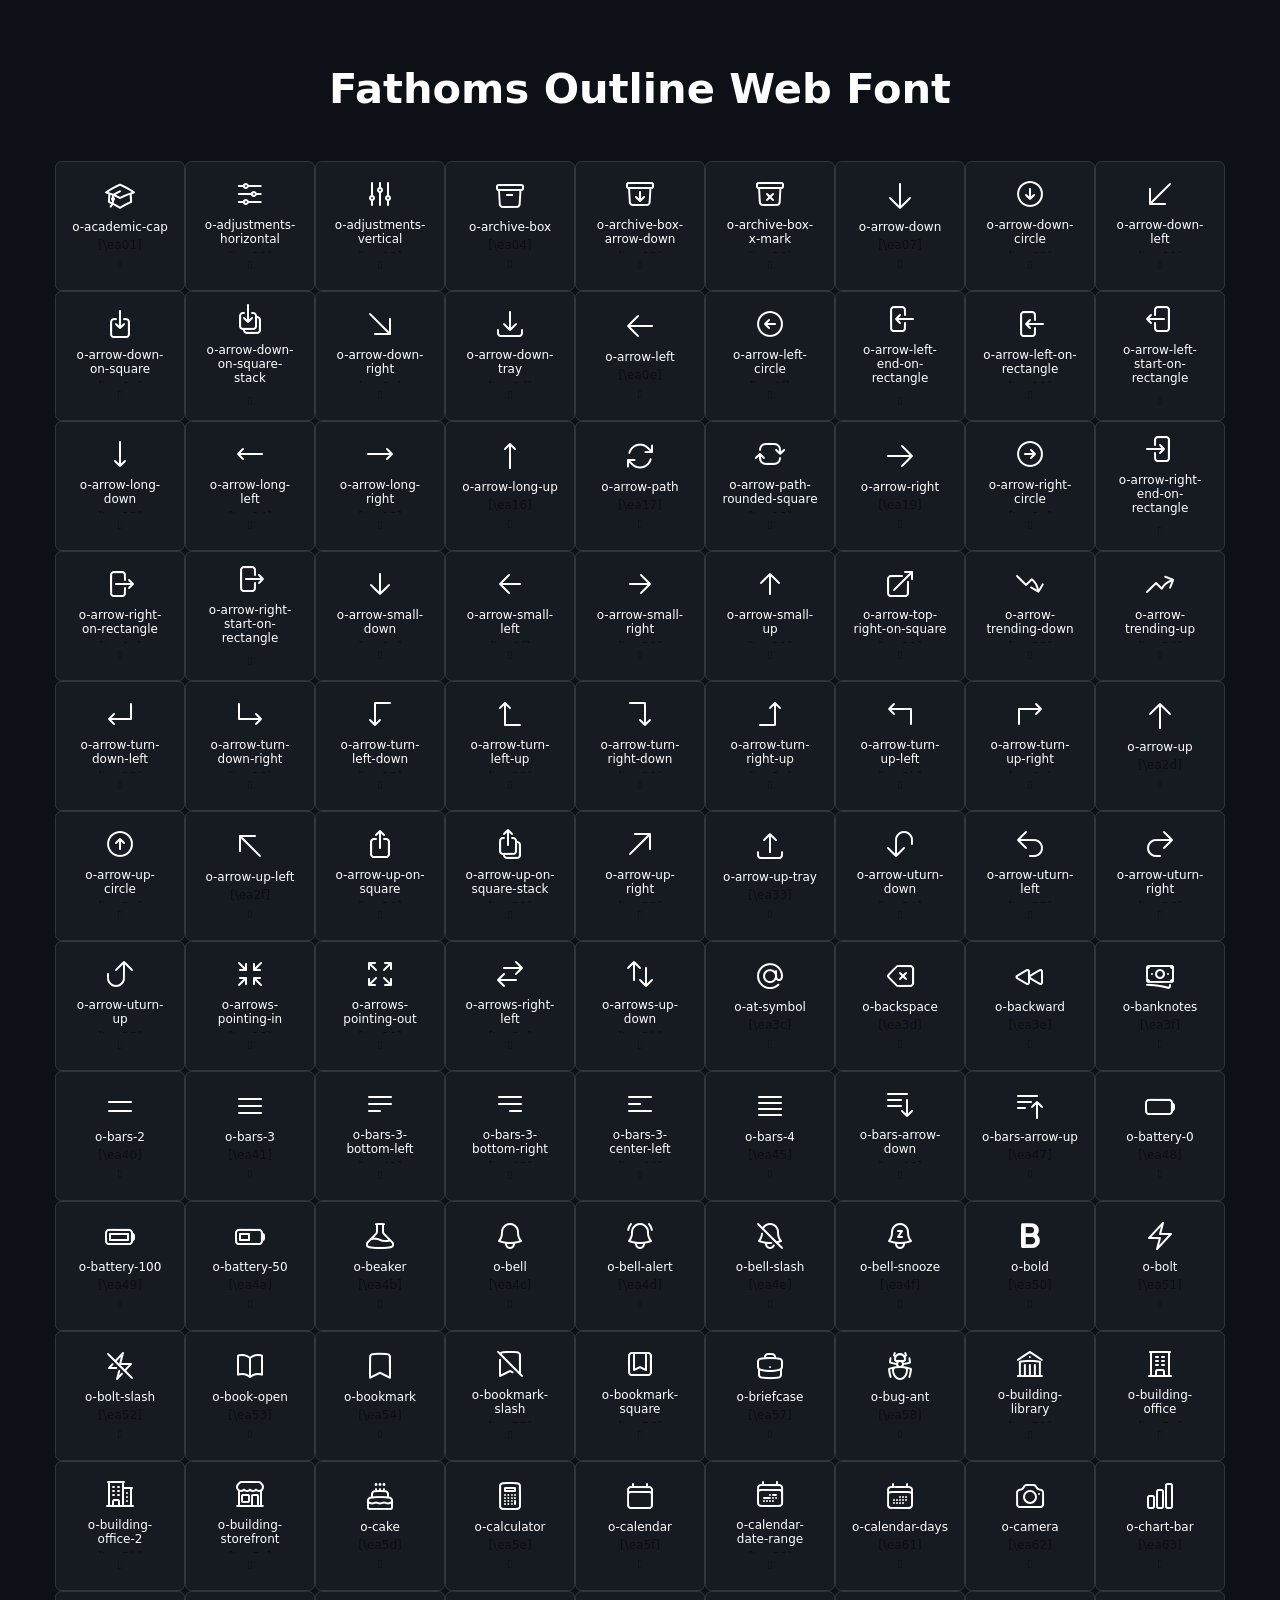
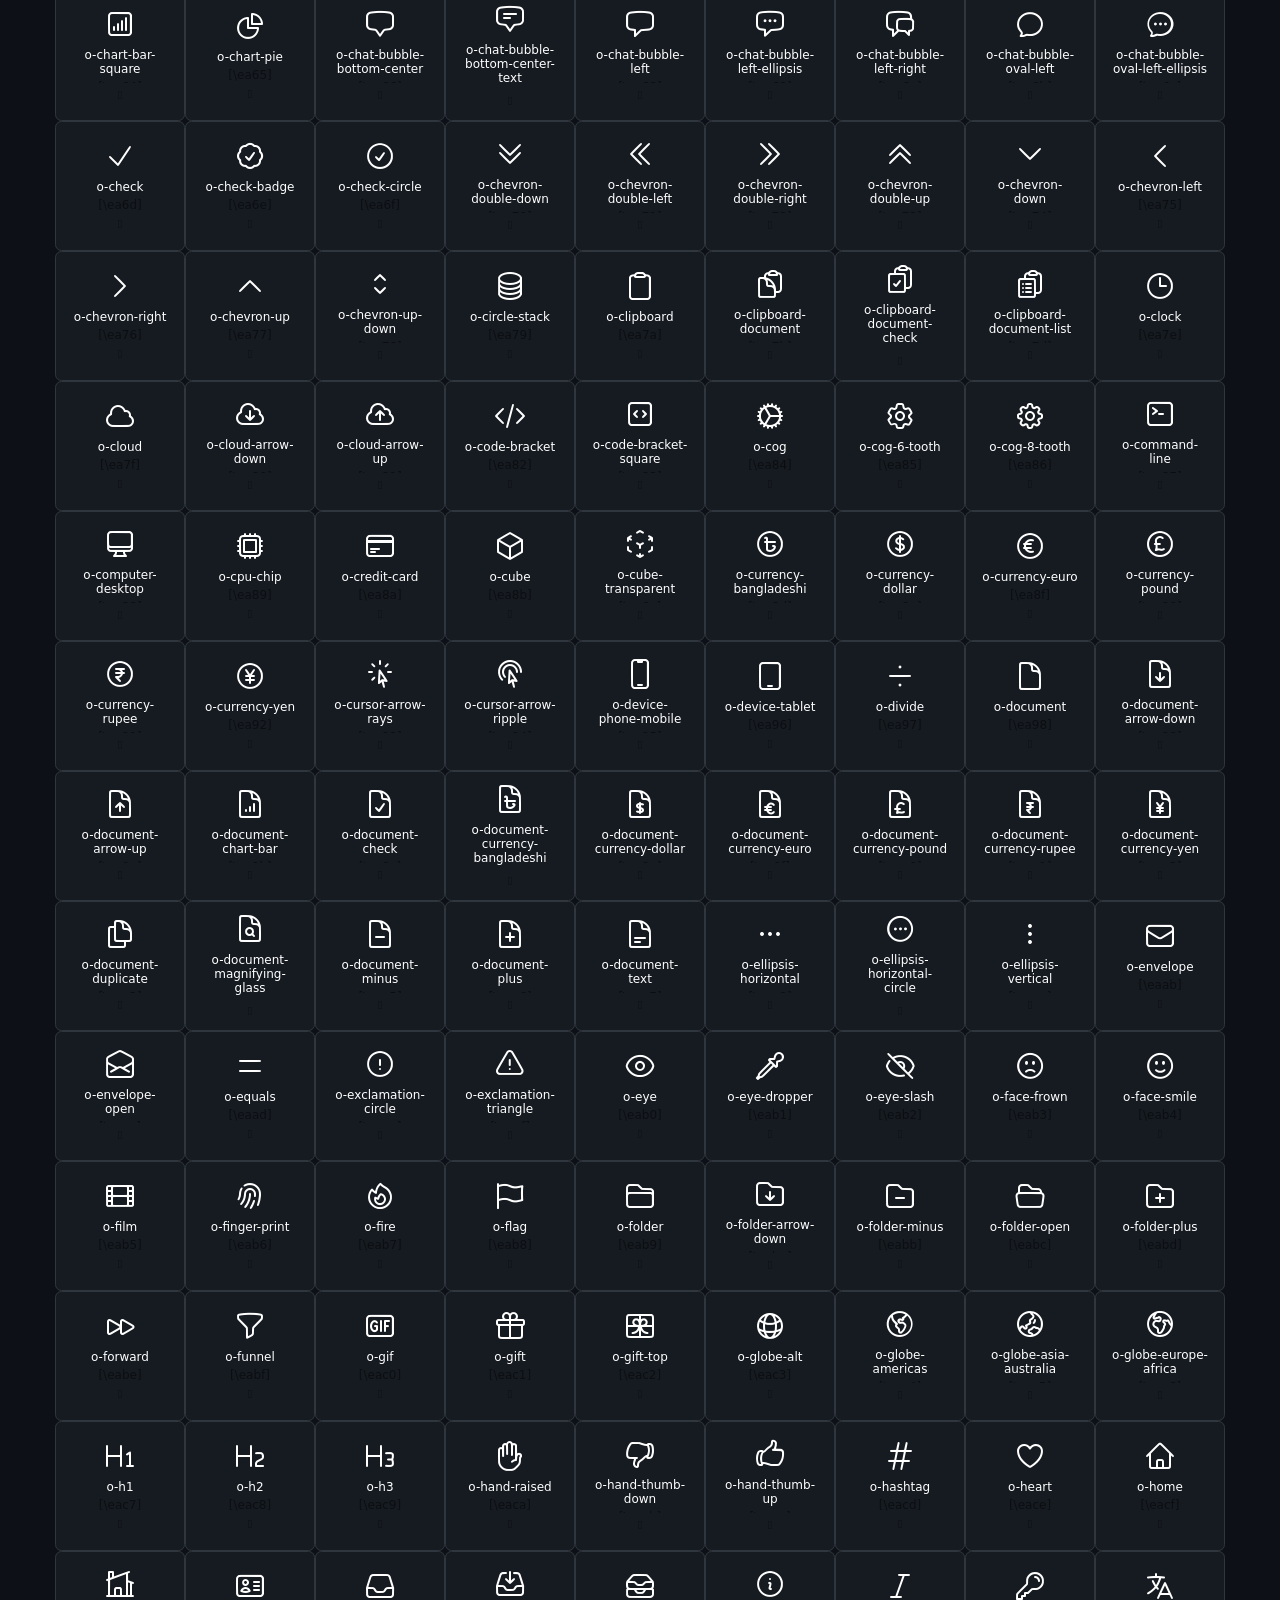
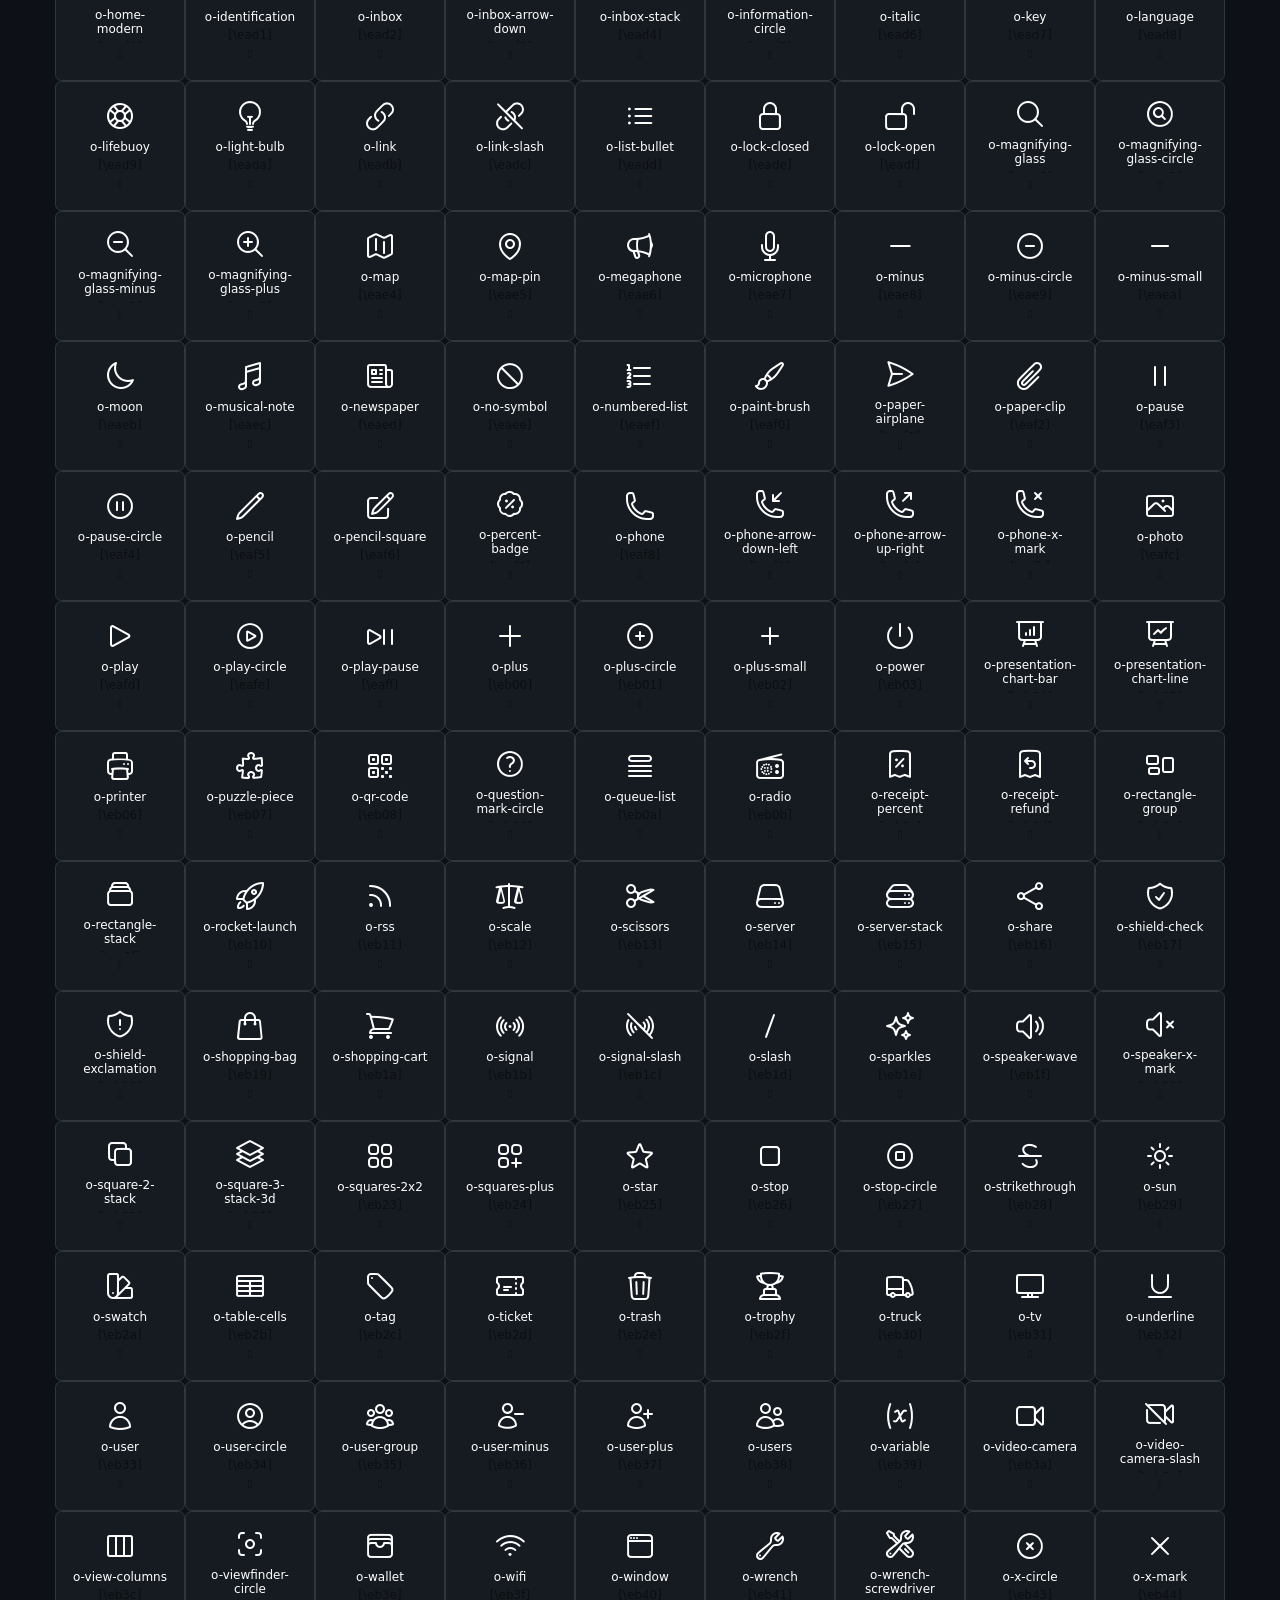
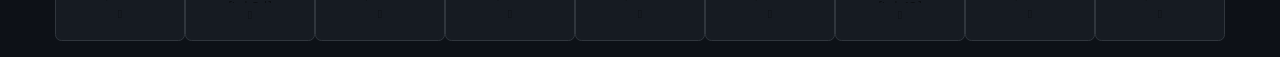
<file: demo.html>
<!doctype html>
<html lang="en">
<head>
	<meta charset="UTF-8">
	<meta name="viewport" content="width=device-width, initial-scale=1">
	<link rel="stylesheet" href="demo/css/style.css">
	<link rel="icon" type="image/svg+xml" href="demo/favicon.svg">
	<title>Fathoms Outline Web Font</title>
    <style>
        body {
            background: #0d1117;
            color: white;
        }

        a,
        p {
            color: white !important;
        }

        i {
            color: white;
        }

        .auto-grid {
            display: grid;
            grid-template-columns: repeat(auto-fill, minmax(120px, 1fr));
            gap: 1rem;
        }

        section {
            width: 100%;
            max-width: 80rem;
            margin: auto;
        }

        li {
            display: flex;
            flex-direction: column;
            aspect-ratio: 1/1;
            background: #161b22;
            border: 1px solid #30363d;
            justify-content: center;
            align-items: center;
        }

        li p {
            text-align: center;
            width: 100% !important;
            white-space: wrap !important;
            overflow: visible !important;
            cursor: unset !important;
        }
    </style>
</head>
<body>
	<header>
		<h1>Fathoms Outline Web Font</h1>
	</header>

	<div id="icons-wrapper">
		<section>
			<ul>
                
                    <li>
                        <i class="icon o-academic-cap"></i>
                        <p class="js-classname">o-academic-cap</p>
												
                    </li>
                
                    <li>
                        <i class="icon o-adjustments-horizontal"></i>
                        <p class="js-classname">o-adjustments-horizontal</p>
												
                    </li>
                
                    <li>
                        <i class="icon o-adjustments-vertical"></i>
                        <p class="js-classname">o-adjustments-vertical</p>
												
                    </li>
                
                    <li>
                        <i class="icon o-archive-box"></i>
                        <p class="js-classname">o-archive-box</p>
												
                    </li>
                
                    <li>
                        <i class="icon o-archive-box-arrow-down"></i>
                        <p class="js-classname">o-archive-box-arrow-down</p>
												
                    </li>
                
                    <li>
                        <i class="icon o-archive-box-x-mark"></i>
                        <p class="js-classname">o-archive-box-x-mark</p>
												
                    </li>
                
                    <li>
                        <i class="icon o-arrow-down"></i>
                        <p class="js-classname">o-arrow-down</p>
												
                    </li>
                
                    <li>
                        <i class="icon o-arrow-down-circle"></i>
                        <p class="js-classname">o-arrow-down-circle</p>
												
                    </li>
                
                    <li>
                        <i class="icon o-arrow-down-left"></i>
                        <p class="js-classname">o-arrow-down-left</p>
												
                    </li>
                
                    <li>
                        <i class="icon o-arrow-down-on-square"></i>
                        <p class="js-classname">o-arrow-down-on-square</p>
												
                    </li>
                
                    <li>
                        <i class="icon o-arrow-down-on-square-stack"></i>
                        <p class="js-classname">o-arrow-down-on-square-stack</p>
												
                    </li>
                
                    <li>
                        <i class="icon o-arrow-down-right"></i>
                        <p class="js-classname">o-arrow-down-right</p>
												
                    </li>
                
                    <li>
                        <i class="icon o-arrow-down-tray"></i>
                        <p class="js-classname">o-arrow-down-tray</p>
												
                    </li>
                
                    <li>
                        <i class="icon o-arrow-left"></i>
                        <p class="js-classname">o-arrow-left</p>
												
                    </li>
                
                    <li>
                        <i class="icon o-arrow-left-circle"></i>
                        <p class="js-classname">o-arrow-left-circle</p>
												
                    </li>
                
                    <li>
                        <i class="icon o-arrow-left-end-on-rectangle"></i>
                        <p class="js-classname">o-arrow-left-end-on-rectangle</p>
												
                    </li>
                
                    <li>
                        <i class="icon o-arrow-left-on-rectangle"></i>
                        <p class="js-classname">o-arrow-left-on-rectangle</p>
												
                    </li>
                
                    <li>
                        <i class="icon o-arrow-left-start-on-rectangle"></i>
                        <p class="js-classname">o-arrow-left-start-on-rectangle</p>
												
                    </li>
                
                    <li>
                        <i class="icon o-arrow-long-down"></i>
                        <p class="js-classname">o-arrow-long-down</p>
												
                    </li>
                
                    <li>
                        <i class="icon o-arrow-long-left"></i>
                        <p class="js-classname">o-arrow-long-left</p>
												
                    </li>
                
                    <li>
                        <i class="icon o-arrow-long-right"></i>
                        <p class="js-classname">o-arrow-long-right</p>
												
                    </li>
                
                    <li>
                        <i class="icon o-arrow-long-up"></i>
                        <p class="js-classname">o-arrow-long-up</p>
												
                    </li>
                
                    <li>
                        <i class="icon o-arrow-path"></i>
                        <p class="js-classname">o-arrow-path</p>
												
                    </li>
                
                    <li>
                        <i class="icon o-arrow-path-rounded-square"></i>
                        <p class="js-classname">o-arrow-path-rounded-square</p>
												
                    </li>
                
                    <li>
                        <i class="icon o-arrow-right"></i>
                        <p class="js-classname">o-arrow-right</p>
												
                    </li>
                
                    <li>
                        <i class="icon o-arrow-right-circle"></i>
                        <p class="js-classname">o-arrow-right-circle</p>
												
                    </li>
                
                    <li>
                        <i class="icon o-arrow-right-end-on-rectangle"></i>
                        <p class="js-classname">o-arrow-right-end-on-rectangle</p>
												
                    </li>
                
                    <li>
                        <i class="icon o-arrow-right-on-rectangle"></i>
                        <p class="js-classname">o-arrow-right-on-rectangle</p>
												
                    </li>
                
                    <li>
                        <i class="icon o-arrow-right-start-on-rectangle"></i>
                        <p class="js-classname">o-arrow-right-start-on-rectangle</p>
												
                    </li>
                
                    <li>
                        <i class="icon o-arrow-small-down"></i>
                        <p class="js-classname">o-arrow-small-down</p>
												
                    </li>
                
                    <li>
                        <i class="icon o-arrow-small-left"></i>
                        <p class="js-classname">o-arrow-small-left</p>
												
                    </li>
                
                    <li>
                        <i class="icon o-arrow-small-right"></i>
                        <p class="js-classname">o-arrow-small-right</p>
												
                    </li>
                
                    <li>
                        <i class="icon o-arrow-small-up"></i>
                        <p class="js-classname">o-arrow-small-up</p>
												
                    </li>
                
                    <li>
                        <i class="icon o-arrow-top-right-on-square"></i>
                        <p class="js-classname">o-arrow-top-right-on-square</p>
												
                    </li>
                
                    <li>
                        <i class="icon o-arrow-trending-down"></i>
                        <p class="js-classname">o-arrow-trending-down</p>
												
                    </li>
                
                    <li>
                        <i class="icon o-arrow-trending-up"></i>
                        <p class="js-classname">o-arrow-trending-up</p>
												
                    </li>
                
                    <li>
                        <i class="icon o-arrow-turn-down-left"></i>
                        <p class="js-classname">o-arrow-turn-down-left</p>
												
                    </li>
                
                    <li>
                        <i class="icon o-arrow-turn-down-right"></i>
                        <p class="js-classname">o-arrow-turn-down-right</p>
												
                    </li>
                
                    <li>
                        <i class="icon o-arrow-turn-left-down"></i>
                        <p class="js-classname">o-arrow-turn-left-down</p>
												
                    </li>
                
                    <li>
                        <i class="icon o-arrow-turn-left-up"></i>
                        <p class="js-classname">o-arrow-turn-left-up</p>
												
                    </li>
                
                    <li>
                        <i class="icon o-arrow-turn-right-down"></i>
                        <p class="js-classname">o-arrow-turn-right-down</p>
												
                    </li>
                
                    <li>
                        <i class="icon o-arrow-turn-right-up"></i>
                        <p class="js-classname">o-arrow-turn-right-up</p>
												
                    </li>
                
                    <li>
                        <i class="icon o-arrow-turn-up-left"></i>
                        <p class="js-classname">o-arrow-turn-up-left</p>
												
                    </li>
                
                    <li>
                        <i class="icon o-arrow-turn-up-right"></i>
                        <p class="js-classname">o-arrow-turn-up-right</p>
												
                    </li>
                
                    <li>
                        <i class="icon o-arrow-up"></i>
                        <p class="js-classname">o-arrow-up</p>
												
                    </li>
                
                    <li>
                        <i class="icon o-arrow-up-circle"></i>
                        <p class="js-classname">o-arrow-up-circle</p>
												
                    </li>
                
                    <li>
                        <i class="icon o-arrow-up-left"></i>
                        <p class="js-classname">o-arrow-up-left</p>
												
                    </li>
                
                    <li>
                        <i class="icon o-arrow-up-on-square"></i>
                        <p class="js-classname">o-arrow-up-on-square</p>
												
                    </li>
                
                    <li>
                        <i class="icon o-arrow-up-on-square-stack"></i>
                        <p class="js-classname">o-arrow-up-on-square-stack</p>
												
                    </li>
                
                    <li>
                        <i class="icon o-arrow-up-right"></i>
                        <p class="js-classname">o-arrow-up-right</p>
												
                    </li>
                
                    <li>
                        <i class="icon o-arrow-up-tray"></i>
                        <p class="js-classname">o-arrow-up-tray</p>
												
                    </li>
                
                    <li>
                        <i class="icon o-arrow-uturn-down"></i>
                        <p class="js-classname">o-arrow-uturn-down</p>
												
                    </li>
                
                    <li>
                        <i class="icon o-arrow-uturn-left"></i>
                        <p class="js-classname">o-arrow-uturn-left</p>
												
                    </li>
                
                    <li>
                        <i class="icon o-arrow-uturn-right"></i>
                        <p class="js-classname">o-arrow-uturn-right</p>
												
                    </li>
                
                    <li>
                        <i class="icon o-arrow-uturn-up"></i>
                        <p class="js-classname">o-arrow-uturn-up</p>
												
                    </li>
                
                    <li>
                        <i class="icon o-arrows-pointing-in"></i>
                        <p class="js-classname">o-arrows-pointing-in</p>
												
                    </li>
                
                    <li>
                        <i class="icon o-arrows-pointing-out"></i>
                        <p class="js-classname">o-arrows-pointing-out</p>
												
                    </li>
                
                    <li>
                        <i class="icon o-arrows-right-left"></i>
                        <p class="js-classname">o-arrows-right-left</p>
												
                    </li>
                
                    <li>
                        <i class="icon o-arrows-up-down"></i>
                        <p class="js-classname">o-arrows-up-down</p>
												
                    </li>
                
                    <li>
                        <i class="icon o-at-symbol"></i>
                        <p class="js-classname">o-at-symbol</p>
												
                    </li>
                
                    <li>
                        <i class="icon o-backspace"></i>
                        <p class="js-classname">o-backspace</p>
												
                    </li>
                
                    <li>
                        <i class="icon o-backward"></i>
                        <p class="js-classname">o-backward</p>
												
                    </li>
                
                    <li>
                        <i class="icon o-banknotes"></i>
                        <p class="js-classname">o-banknotes</p>
												
                    </li>
                
                    <li>
                        <i class="icon o-bars-2"></i>
                        <p class="js-classname">o-bars-2</p>
												
                    </li>
                
                    <li>
                        <i class="icon o-bars-3"></i>
                        <p class="js-classname">o-bars-3</p>
												
                    </li>
                
                    <li>
                        <i class="icon o-bars-3-bottom-left"></i>
                        <p class="js-classname">o-bars-3-bottom-left</p>
												
                    </li>
                
                    <li>
                        <i class="icon o-bars-3-bottom-right"></i>
                        <p class="js-classname">o-bars-3-bottom-right</p>
												
                    </li>
                
                    <li>
                        <i class="icon o-bars-3-center-left"></i>
                        <p class="js-classname">o-bars-3-center-left</p>
												
                    </li>
                
                    <li>
                        <i class="icon o-bars-4"></i>
                        <p class="js-classname">o-bars-4</p>
												
                    </li>
                
                    <li>
                        <i class="icon o-bars-arrow-down"></i>
                        <p class="js-classname">o-bars-arrow-down</p>
												
                    </li>
                
                    <li>
                        <i class="icon o-bars-arrow-up"></i>
                        <p class="js-classname">o-bars-arrow-up</p>
												
                    </li>
                
                    <li>
                        <i class="icon o-battery-0"></i>
                        <p class="js-classname">o-battery-0</p>
												
                    </li>
                
                    <li>
                        <i class="icon o-battery-100"></i>
                        <p class="js-classname">o-battery-100</p>
												
                    </li>
                
                    <li>
                        <i class="icon o-battery-50"></i>
                        <p class="js-classname">o-battery-50</p>
												
                    </li>
                
                    <li>
                        <i class="icon o-beaker"></i>
                        <p class="js-classname">o-beaker</p>
												
                    </li>
                
                    <li>
                        <i class="icon o-bell"></i>
                        <p class="js-classname">o-bell</p>
												
                    </li>
                
                    <li>
                        <i class="icon o-bell-alert"></i>
                        <p class="js-classname">o-bell-alert</p>
												
                    </li>
                
                    <li>
                        <i class="icon o-bell-slash"></i>
                        <p class="js-classname">o-bell-slash</p>
												
                    </li>
                
                    <li>
                        <i class="icon o-bell-snooze"></i>
                        <p class="js-classname">o-bell-snooze</p>
												
                    </li>
                
                    <li>
                        <i class="icon o-bold"></i>
                        <p class="js-classname">o-bold</p>
												
                    </li>
                
                    <li>
                        <i class="icon o-bolt"></i>
                        <p class="js-classname">o-bolt</p>
												
                    </li>
                
                    <li>
                        <i class="icon o-bolt-slash"></i>
                        <p class="js-classname">o-bolt-slash</p>
												
                    </li>
                
                    <li>
                        <i class="icon o-book-open"></i>
                        <p class="js-classname">o-book-open</p>
												
                    </li>
                
                    <li>
                        <i class="icon o-bookmark"></i>
                        <p class="js-classname">o-bookmark</p>
												
                    </li>
                
                    <li>
                        <i class="icon o-bookmark-slash"></i>
                        <p class="js-classname">o-bookmark-slash</p>
												
                    </li>
                
                    <li>
                        <i class="icon o-bookmark-square"></i>
                        <p class="js-classname">o-bookmark-square</p>
												
                    </li>
                
                    <li>
                        <i class="icon o-briefcase"></i>
                        <p class="js-classname">o-briefcase</p>
												
                    </li>
                
                    <li>
                        <i class="icon o-bug-ant"></i>
                        <p class="js-classname">o-bug-ant</p>
												
                    </li>
                
                    <li>
                        <i class="icon o-building-library"></i>
                        <p class="js-classname">o-building-library</p>
												
                    </li>
                
                    <li>
                        <i class="icon o-building-office"></i>
                        <p class="js-classname">o-building-office</p>
												
                    </li>
                
                    <li>
                        <i class="icon o-building-office-2"></i>
                        <p class="js-classname">o-building-office-2</p>
												
                    </li>
                
                    <li>
                        <i class="icon o-building-storefront"></i>
                        <p class="js-classname">o-building-storefront</p>
												
                    </li>
                
                    <li>
                        <i class="icon o-cake"></i>
                        <p class="js-classname">o-cake</p>
												
                    </li>
                
                    <li>
                        <i class="icon o-calculator"></i>
                        <p class="js-classname">o-calculator</p>
												
                    </li>
                
                    <li>
                        <i class="icon o-calendar"></i>
                        <p class="js-classname">o-calendar</p>
												
                    </li>
                
                    <li>
                        <i class="icon o-calendar-date-range"></i>
                        <p class="js-classname">o-calendar-date-range</p>
												
                    </li>
                
                    <li>
                        <i class="icon o-calendar-days"></i>
                        <p class="js-classname">o-calendar-days</p>
												
                    </li>
                
                    <li>
                        <i class="icon o-camera"></i>
                        <p class="js-classname">o-camera</p>
												
                    </li>
                
                    <li>
                        <i class="icon o-chart-bar"></i>
                        <p class="js-classname">o-chart-bar</p>
												
                    </li>
                
                    <li>
                        <i class="icon o-chart-bar-square"></i>
                        <p class="js-classname">o-chart-bar-square</p>
												
                    </li>
                
                    <li>
                        <i class="icon o-chart-pie"></i>
                        <p class="js-classname">o-chart-pie</p>
												
                    </li>
                
                    <li>
                        <i class="icon o-chat-bubble-bottom-center"></i>
                        <p class="js-classname">o-chat-bubble-bottom-center</p>
												
                    </li>
                
                    <li>
                        <i class="icon o-chat-bubble-bottom-center-text"></i>
                        <p class="js-classname">o-chat-bubble-bottom-center-text</p>
												
                    </li>
                
                    <li>
                        <i class="icon o-chat-bubble-left"></i>
                        <p class="js-classname">o-chat-bubble-left</p>
												
                    </li>
                
                    <li>
                        <i class="icon o-chat-bubble-left-ellipsis"></i>
                        <p class="js-classname">o-chat-bubble-left-ellipsis</p>
												
                    </li>
                
                    <li>
                        <i class="icon o-chat-bubble-left-right"></i>
                        <p class="js-classname">o-chat-bubble-left-right</p>
												
                    </li>
                
                    <li>
                        <i class="icon o-chat-bubble-oval-left"></i>
                        <p class="js-classname">o-chat-bubble-oval-left</p>
												
                    </li>
                
                    <li>
                        <i class="icon o-chat-bubble-oval-left-ellipsis"></i>
                        <p class="js-classname">o-chat-bubble-oval-left-ellipsis</p>
												
                    </li>
                
                    <li>
                        <i class="icon o-check"></i>
                        <p class="js-classname">o-check</p>
												
                    </li>
                
                    <li>
                        <i class="icon o-check-badge"></i>
                        <p class="js-classname">o-check-badge</p>
												
                    </li>
                
                    <li>
                        <i class="icon o-check-circle"></i>
                        <p class="js-classname">o-check-circle</p>
												
                    </li>
                
                    <li>
                        <i class="icon o-chevron-double-down"></i>
                        <p class="js-classname">o-chevron-double-down</p>
												
                    </li>
                
                    <li>
                        <i class="icon o-chevron-double-left"></i>
                        <p class="js-classname">o-chevron-double-left</p>
												
                    </li>
                
                    <li>
                        <i class="icon o-chevron-double-right"></i>
                        <p class="js-classname">o-chevron-double-right</p>
												
                    </li>
                
                    <li>
                        <i class="icon o-chevron-double-up"></i>
                        <p class="js-classname">o-chevron-double-up</p>
												
                    </li>
                
                    <li>
                        <i class="icon o-chevron-down"></i>
                        <p class="js-classname">o-chevron-down</p>
												
                    </li>
                
                    <li>
                        <i class="icon o-chevron-left"></i>
                        <p class="js-classname">o-chevron-left</p>
												
                    </li>
                
                    <li>
                        <i class="icon o-chevron-right"></i>
                        <p class="js-classname">o-chevron-right</p>
												
                    </li>
                
                    <li>
                        <i class="icon o-chevron-up"></i>
                        <p class="js-classname">o-chevron-up</p>
												
                    </li>
                
                    <li>
                        <i class="icon o-chevron-up-down"></i>
                        <p class="js-classname">o-chevron-up-down</p>
												
                    </li>
                
                    <li>
                        <i class="icon o-circle-stack"></i>
                        <p class="js-classname">o-circle-stack</p>
												
                    </li>
                
                    <li>
                        <i class="icon o-clipboard"></i>
                        <p class="js-classname">o-clipboard</p>
												
                    </li>
                
                    <li>
                        <i class="icon o-clipboard-document"></i>
                        <p class="js-classname">o-clipboard-document</p>
												
                    </li>
                
                    <li>
                        <i class="icon o-clipboard-document-check"></i>
                        <p class="js-classname">o-clipboard-document-check</p>
												
                    </li>
                
                    <li>
                        <i class="icon o-clipboard-document-list"></i>
                        <p class="js-classname">o-clipboard-document-list</p>
												
                    </li>
                
                    <li>
                        <i class="icon o-clock"></i>
                        <p class="js-classname">o-clock</p>
												
                    </li>
                
                    <li>
                        <i class="icon o-cloud"></i>
                        <p class="js-classname">o-cloud</p>
												
                    </li>
                
                    <li>
                        <i class="icon o-cloud-arrow-down"></i>
                        <p class="js-classname">o-cloud-arrow-down</p>
												
                    </li>
                
                    <li>
                        <i class="icon o-cloud-arrow-up"></i>
                        <p class="js-classname">o-cloud-arrow-up</p>
												
                    </li>
                
                    <li>
                        <i class="icon o-code-bracket"></i>
                        <p class="js-classname">o-code-bracket</p>
												
                    </li>
                
                    <li>
                        <i class="icon o-code-bracket-square"></i>
                        <p class="js-classname">o-code-bracket-square</p>
												
                    </li>
                
                    <li>
                        <i class="icon o-cog"></i>
                        <p class="js-classname">o-cog</p>
												
                    </li>
                
                    <li>
                        <i class="icon o-cog-6-tooth"></i>
                        <p class="js-classname">o-cog-6-tooth</p>
												
                    </li>
                
                    <li>
                        <i class="icon o-cog-8-tooth"></i>
                        <p class="js-classname">o-cog-8-tooth</p>
												
                    </li>
                
                    <li>
                        <i class="icon o-command-line"></i>
                        <p class="js-classname">o-command-line</p>
												
                    </li>
                
                    <li>
                        <i class="icon o-computer-desktop"></i>
                        <p class="js-classname">o-computer-desktop</p>
												
                    </li>
                
                    <li>
                        <i class="icon o-cpu-chip"></i>
                        <p class="js-classname">o-cpu-chip</p>
												
                    </li>
                
                    <li>
                        <i class="icon o-credit-card"></i>
                        <p class="js-classname">o-credit-card</p>
												
                    </li>
                
                    <li>
                        <i class="icon o-cube"></i>
                        <p class="js-classname">o-cube</p>
												
                    </li>
                
                    <li>
                        <i class="icon o-cube-transparent"></i>
                        <p class="js-classname">o-cube-transparent</p>
												
                    </li>
                
                    <li>
                        <i class="icon o-currency-bangladeshi"></i>
                        <p class="js-classname">o-currency-bangladeshi</p>
												
                    </li>
                
                    <li>
                        <i class="icon o-currency-dollar"></i>
                        <p class="js-classname">o-currency-dollar</p>
												
                    </li>
                
                    <li>
                        <i class="icon o-currency-euro"></i>
                        <p class="js-classname">o-currency-euro</p>
												
                    </li>
                
                    <li>
                        <i class="icon o-currency-pound"></i>
                        <p class="js-classname">o-currency-pound</p>
												
                    </li>
                
                    <li>
                        <i class="icon o-currency-rupee"></i>
                        <p class="js-classname">o-currency-rupee</p>
												
                    </li>
                
                    <li>
                        <i class="icon o-currency-yen"></i>
                        <p class="js-classname">o-currency-yen</p>
												
                    </li>
                
                    <li>
                        <i class="icon o-cursor-arrow-rays"></i>
                        <p class="js-classname">o-cursor-arrow-rays</p>
												
                    </li>
                
                    <li>
                        <i class="icon o-cursor-arrow-ripple"></i>
                        <p class="js-classname">o-cursor-arrow-ripple</p>
												
                    </li>
                
                    <li>
                        <i class="icon o-device-phone-mobile"></i>
                        <p class="js-classname">o-device-phone-mobile</p>
												
                    </li>
                
                    <li>
                        <i class="icon o-device-tablet"></i>
                        <p class="js-classname">o-device-tablet</p>
												
                    </li>
                
                    <li>
                        <i class="icon o-divide"></i>
                        <p class="js-classname">o-divide</p>
												
                    </li>
                
                    <li>
                        <i class="icon o-document"></i>
                        <p class="js-classname">o-document</p>
												
                    </li>
                
                    <li>
                        <i class="icon o-document-arrow-down"></i>
                        <p class="js-classname">o-document-arrow-down</p>
												
                    </li>
                
                    <li>
                        <i class="icon o-document-arrow-up"></i>
                        <p class="js-classname">o-document-arrow-up</p>
												
                    </li>
                
                    <li>
                        <i class="icon o-document-chart-bar"></i>
                        <p class="js-classname">o-document-chart-bar</p>
												
                    </li>
                
                    <li>
                        <i class="icon o-document-check"></i>
                        <p class="js-classname">o-document-check</p>
												
                    </li>
                
                    <li>
                        <i class="icon o-document-currency-bangladeshi"></i>
                        <p class="js-classname">o-document-currency-bangladeshi</p>
												
                    </li>
                
                    <li>
                        <i class="icon o-document-currency-dollar"></i>
                        <p class="js-classname">o-document-currency-dollar</p>
												
                    </li>
                
                    <li>
                        <i class="icon o-document-currency-euro"></i>
                        <p class="js-classname">o-document-currency-euro</p>
												
                    </li>
                
                    <li>
                        <i class="icon o-document-currency-pound"></i>
                        <p class="js-classname">o-document-currency-pound</p>
												
                    </li>
                
                    <li>
                        <i class="icon o-document-currency-rupee"></i>
                        <p class="js-classname">o-document-currency-rupee</p>
												
                    </li>
                
                    <li>
                        <i class="icon o-document-currency-yen"></i>
                        <p class="js-classname">o-document-currency-yen</p>
												
                    </li>
                
                    <li>
                        <i class="icon o-document-duplicate"></i>
                        <p class="js-classname">o-document-duplicate</p>
												
                    </li>
                
                    <li>
                        <i class="icon o-document-magnifying-glass"></i>
                        <p class="js-classname">o-document-magnifying-glass</p>
												
                    </li>
                
                    <li>
                        <i class="icon o-document-minus"></i>
                        <p class="js-classname">o-document-minus</p>
												
                    </li>
                
                    <li>
                        <i class="icon o-document-plus"></i>
                        <p class="js-classname">o-document-plus</p>
												
                    </li>
                
                    <li>
                        <i class="icon o-document-text"></i>
                        <p class="js-classname">o-document-text</p>
												
                    </li>
                
                    <li>
                        <i class="icon o-ellipsis-horizontal"></i>
                        <p class="js-classname">o-ellipsis-horizontal</p>
												
                    </li>
                
                    <li>
                        <i class="icon o-ellipsis-horizontal-circle"></i>
                        <p class="js-classname">o-ellipsis-horizontal-circle</p>
												
                    </li>
                
                    <li>
                        <i class="icon o-ellipsis-vertical"></i>
                        <p class="js-classname">o-ellipsis-vertical</p>
												
                    </li>
                
                    <li>
                        <i class="icon o-envelope"></i>
                        <p class="js-classname">o-envelope</p>
												
                    </li>
                
                    <li>
                        <i class="icon o-envelope-open"></i>
                        <p class="js-classname">o-envelope-open</p>
												
                    </li>
                
                    <li>
                        <i class="icon o-equals"></i>
                        <p class="js-classname">o-equals</p>
												
                    </li>
                
                    <li>
                        <i class="icon o-exclamation-circle"></i>
                        <p class="js-classname">o-exclamation-circle</p>
												
                    </li>
                
                    <li>
                        <i class="icon o-exclamation-triangle"></i>
                        <p class="js-classname">o-exclamation-triangle</p>
												
                    </li>
                
                    <li>
                        <i class="icon o-eye"></i>
                        <p class="js-classname">o-eye</p>
												
                    </li>
                
                    <li>
                        <i class="icon o-eye-dropper"></i>
                        <p class="js-classname">o-eye-dropper</p>
												
                    </li>
                
                    <li>
                        <i class="icon o-eye-slash"></i>
                        <p class="js-classname">o-eye-slash</p>
												
                    </li>
                
                    <li>
                        <i class="icon o-face-frown"></i>
                        <p class="js-classname">o-face-frown</p>
												
                    </li>
                
                    <li>
                        <i class="icon o-face-smile"></i>
                        <p class="js-classname">o-face-smile</p>
												
                    </li>
                
                    <li>
                        <i class="icon o-film"></i>
                        <p class="js-classname">o-film</p>
												
                    </li>
                
                    <li>
                        <i class="icon o-finger-print"></i>
                        <p class="js-classname">o-finger-print</p>
												
                    </li>
                
                    <li>
                        <i class="icon o-fire"></i>
                        <p class="js-classname">o-fire</p>
												
                    </li>
                
                    <li>
                        <i class="icon o-flag"></i>
                        <p class="js-classname">o-flag</p>
												
                    </li>
                
                    <li>
                        <i class="icon o-folder"></i>
                        <p class="js-classname">o-folder</p>
												
                    </li>
                
                    <li>
                        <i class="icon o-folder-arrow-down"></i>
                        <p class="js-classname">o-folder-arrow-down</p>
												
                    </li>
                
                    <li>
                        <i class="icon o-folder-minus"></i>
                        <p class="js-classname">o-folder-minus</p>
												
                    </li>
                
                    <li>
                        <i class="icon o-folder-open"></i>
                        <p class="js-classname">o-folder-open</p>
												
                    </li>
                
                    <li>
                        <i class="icon o-folder-plus"></i>
                        <p class="js-classname">o-folder-plus</p>
												
                    </li>
                
                    <li>
                        <i class="icon o-forward"></i>
                        <p class="js-classname">o-forward</p>
												
                    </li>
                
                    <li>
                        <i class="icon o-funnel"></i>
                        <p class="js-classname">o-funnel</p>
												
                    </li>
                
                    <li>
                        <i class="icon o-gif"></i>
                        <p class="js-classname">o-gif</p>
												
                    </li>
                
                    <li>
                        <i class="icon o-gift"></i>
                        <p class="js-classname">o-gift</p>
												
                    </li>
                
                    <li>
                        <i class="icon o-gift-top"></i>
                        <p class="js-classname">o-gift-top</p>
												
                    </li>
                
                    <li>
                        <i class="icon o-globe-alt"></i>
                        <p class="js-classname">o-globe-alt</p>
												
                    </li>
                
                    <li>
                        <i class="icon o-globe-americas"></i>
                        <p class="js-classname">o-globe-americas</p>
												
                    </li>
                
                    <li>
                        <i class="icon o-globe-asia-australia"></i>
                        <p class="js-classname">o-globe-asia-australia</p>
												
                    </li>
                
                    <li>
                        <i class="icon o-globe-europe-africa"></i>
                        <p class="js-classname">o-globe-europe-africa</p>
												
                    </li>
                
                    <li>
                        <i class="icon o-h1"></i>
                        <p class="js-classname">o-h1</p>
												
                    </li>
                
                    <li>
                        <i class="icon o-h2"></i>
                        <p class="js-classname">o-h2</p>
												
                    </li>
                
                    <li>
                        <i class="icon o-h3"></i>
                        <p class="js-classname">o-h3</p>
												
                    </li>
                
                    <li>
                        <i class="icon o-hand-raised"></i>
                        <p class="js-classname">o-hand-raised</p>
												
                    </li>
                
                    <li>
                        <i class="icon o-hand-thumb-down"></i>
                        <p class="js-classname">o-hand-thumb-down</p>
												
                    </li>
                
                    <li>
                        <i class="icon o-hand-thumb-up"></i>
                        <p class="js-classname">o-hand-thumb-up</p>
												
                    </li>
                
                    <li>
                        <i class="icon o-hashtag"></i>
                        <p class="js-classname">o-hashtag</p>
												
                    </li>
                
                    <li>
                        <i class="icon o-heart"></i>
                        <p class="js-classname">o-heart</p>
												
                    </li>
                
                    <li>
                        <i class="icon o-home"></i>
                        <p class="js-classname">o-home</p>
												
                    </li>
                
                    <li>
                        <i class="icon o-home-modern"></i>
                        <p class="js-classname">o-home-modern</p>
												
                    </li>
                
                    <li>
                        <i class="icon o-identification"></i>
                        <p class="js-classname">o-identification</p>
												
                    </li>
                
                    <li>
                        <i class="icon o-inbox"></i>
                        <p class="js-classname">o-inbox</p>
												
                    </li>
                
                    <li>
                        <i class="icon o-inbox-arrow-down"></i>
                        <p class="js-classname">o-inbox-arrow-down</p>
												
                    </li>
                
                    <li>
                        <i class="icon o-inbox-stack"></i>
                        <p class="js-classname">o-inbox-stack</p>
												
                    </li>
                
                    <li>
                        <i class="icon o-information-circle"></i>
                        <p class="js-classname">o-information-circle</p>
												
                    </li>
                
                    <li>
                        <i class="icon o-italic"></i>
                        <p class="js-classname">o-italic</p>
												
                    </li>
                
                    <li>
                        <i class="icon o-key"></i>
                        <p class="js-classname">o-key</p>
												
                    </li>
                
                    <li>
                        <i class="icon o-language"></i>
                        <p class="js-classname">o-language</p>
												
                    </li>
                
                    <li>
                        <i class="icon o-lifebuoy"></i>
                        <p class="js-classname">o-lifebuoy</p>
												
                    </li>
                
                    <li>
                        <i class="icon o-light-bulb"></i>
                        <p class="js-classname">o-light-bulb</p>
												
                    </li>
                
                    <li>
                        <i class="icon o-link"></i>
                        <p class="js-classname">o-link</p>
												
                    </li>
                
                    <li>
                        <i class="icon o-link-slash"></i>
                        <p class="js-classname">o-link-slash</p>
												
                    </li>
                
                    <li>
                        <i class="icon o-list-bullet"></i>
                        <p class="js-classname">o-list-bullet</p>
												
                    </li>
                
                    <li>
                        <i class="icon o-lock-closed"></i>
                        <p class="js-classname">o-lock-closed</p>
												
                    </li>
                
                    <li>
                        <i class="icon o-lock-open"></i>
                        <p class="js-classname">o-lock-open</p>
												
                    </li>
                
                    <li>
                        <i class="icon o-magnifying-glass"></i>
                        <p class="js-classname">o-magnifying-glass</p>
												
                    </li>
                
                    <li>
                        <i class="icon o-magnifying-glass-circle"></i>
                        <p class="js-classname">o-magnifying-glass-circle</p>
												
                    </li>
                
                    <li>
                        <i class="icon o-magnifying-glass-minus"></i>
                        <p class="js-classname">o-magnifying-glass-minus</p>
												
                    </li>
                
                    <li>
                        <i class="icon o-magnifying-glass-plus"></i>
                        <p class="js-classname">o-magnifying-glass-plus</p>
												
                    </li>
                
                    <li>
                        <i class="icon o-map"></i>
                        <p class="js-classname">o-map</p>
												
                    </li>
                
                    <li>
                        <i class="icon o-map-pin"></i>
                        <p class="js-classname">o-map-pin</p>
												
                    </li>
                
                    <li>
                        <i class="icon o-megaphone"></i>
                        <p class="js-classname">o-megaphone</p>
												
                    </li>
                
                    <li>
                        <i class="icon o-microphone"></i>
                        <p class="js-classname">o-microphone</p>
												
                    </li>
                
                    <li>
                        <i class="icon o-minus"></i>
                        <p class="js-classname">o-minus</p>
												
                    </li>
                
                    <li>
                        <i class="icon o-minus-circle"></i>
                        <p class="js-classname">o-minus-circle</p>
												
                    </li>
                
                    <li>
                        <i class="icon o-minus-small"></i>
                        <p class="js-classname">o-minus-small</p>
												
                    </li>
                
                    <li>
                        <i class="icon o-moon"></i>
                        <p class="js-classname">o-moon</p>
												
                    </li>
                
                    <li>
                        <i class="icon o-musical-note"></i>
                        <p class="js-classname">o-musical-note</p>
												
                    </li>
                
                    <li>
                        <i class="icon o-newspaper"></i>
                        <p class="js-classname">o-newspaper</p>
												
                    </li>
                
                    <li>
                        <i class="icon o-no-symbol"></i>
                        <p class="js-classname">o-no-symbol</p>
												
                    </li>
                
                    <li>
                        <i class="icon o-numbered-list"></i>
                        <p class="js-classname">o-numbered-list</p>
												
                    </li>
                
                    <li>
                        <i class="icon o-paint-brush"></i>
                        <p class="js-classname">o-paint-brush</p>
												
                    </li>
                
                    <li>
                        <i class="icon o-paper-airplane"></i>
                        <p class="js-classname">o-paper-airplane</p>
												
                    </li>
                
                    <li>
                        <i class="icon o-paper-clip"></i>
                        <p class="js-classname">o-paper-clip</p>
												
                    </li>
                
                    <li>
                        <i class="icon o-pause"></i>
                        <p class="js-classname">o-pause</p>
												
                    </li>
                
                    <li>
                        <i class="icon o-pause-circle"></i>
                        <p class="js-classname">o-pause-circle</p>
												
                    </li>
                
                    <li>
                        <i class="icon o-pencil"></i>
                        <p class="js-classname">o-pencil</p>
												
                    </li>
                
                    <li>
                        <i class="icon o-pencil-square"></i>
                        <p class="js-classname">o-pencil-square</p>
												
                    </li>
                
                    <li>
                        <i class="icon o-percent-badge"></i>
                        <p class="js-classname">o-percent-badge</p>
												
                    </li>
                
                    <li>
                        <i class="icon o-phone"></i>
                        <p class="js-classname">o-phone</p>
												
                    </li>
                
                    <li>
                        <i class="icon o-phone-arrow-down-left"></i>
                        <p class="js-classname">o-phone-arrow-down-left</p>
												
                    </li>
                
                    <li>
                        <i class="icon o-phone-arrow-up-right"></i>
                        <p class="js-classname">o-phone-arrow-up-right</p>
												
                    </li>
                
                    <li>
                        <i class="icon o-phone-x-mark"></i>
                        <p class="js-classname">o-phone-x-mark</p>
												
                    </li>
                
                    <li>
                        <i class="icon o-photo"></i>
                        <p class="js-classname">o-photo</p>
												
                    </li>
                
                    <li>
                        <i class="icon o-play"></i>
                        <p class="js-classname">o-play</p>
												
                    </li>
                
                    <li>
                        <i class="icon o-play-circle"></i>
                        <p class="js-classname">o-play-circle</p>
												
                    </li>
                
                    <li>
                        <i class="icon o-play-pause"></i>
                        <p class="js-classname">o-play-pause</p>
												
                    </li>
                
                    <li>
                        <i class="icon o-plus"></i>
                        <p class="js-classname">o-plus</p>
												
                    </li>
                
                    <li>
                        <i class="icon o-plus-circle"></i>
                        <p class="js-classname">o-plus-circle</p>
												
                    </li>
                
                    <li>
                        <i class="icon o-plus-small"></i>
                        <p class="js-classname">o-plus-small</p>
												
                    </li>
                
                    <li>
                        <i class="icon o-power"></i>
                        <p class="js-classname">o-power</p>
												
                    </li>
                
                    <li>
                        <i class="icon o-presentation-chart-bar"></i>
                        <p class="js-classname">o-presentation-chart-bar</p>
												
                    </li>
                
                    <li>
                        <i class="icon o-presentation-chart-line"></i>
                        <p class="js-classname">o-presentation-chart-line</p>
												
                    </li>
                
                    <li>
                        <i class="icon o-printer"></i>
                        <p class="js-classname">o-printer</p>
												
                    </li>
                
                    <li>
                        <i class="icon o-puzzle-piece"></i>
                        <p class="js-classname">o-puzzle-piece</p>
												
                    </li>
                
                    <li>
                        <i class="icon o-qr-code"></i>
                        <p class="js-classname">o-qr-code</p>
												
                    </li>
                
                    <li>
                        <i class="icon o-question-mark-circle"></i>
                        <p class="js-classname">o-question-mark-circle</p>
												
                    </li>
                
                    <li>
                        <i class="icon o-queue-list"></i>
                        <p class="js-classname">o-queue-list</p>
												
                    </li>
                
                    <li>
                        <i class="icon o-radio"></i>
                        <p class="js-classname">o-radio</p>
												
                    </li>
                
                    <li>
                        <i class="icon o-receipt-percent"></i>
                        <p class="js-classname">o-receipt-percent</p>
												
                    </li>
                
                    <li>
                        <i class="icon o-receipt-refund"></i>
                        <p class="js-classname">o-receipt-refund</p>
												
                    </li>
                
                    <li>
                        <i class="icon o-rectangle-group"></i>
                        <p class="js-classname">o-rectangle-group</p>
												
                    </li>
                
                    <li>
                        <i class="icon o-rectangle-stack"></i>
                        <p class="js-classname">o-rectangle-stack</p>
												
                    </li>
                
                    <li>
                        <i class="icon o-rocket-launch"></i>
                        <p class="js-classname">o-rocket-launch</p>
												
                    </li>
                
                    <li>
                        <i class="icon o-rss"></i>
                        <p class="js-classname">o-rss</p>
												
                    </li>
                
                    <li>
                        <i class="icon o-scale"></i>
                        <p class="js-classname">o-scale</p>
												
                    </li>
                
                    <li>
                        <i class="icon o-scissors"></i>
                        <p class="js-classname">o-scissors</p>
												
                    </li>
                
                    <li>
                        <i class="icon o-server"></i>
                        <p class="js-classname">o-server</p>
												
                    </li>
                
                    <li>
                        <i class="icon o-server-stack"></i>
                        <p class="js-classname">o-server-stack</p>
												
                    </li>
                
                    <li>
                        <i class="icon o-share"></i>
                        <p class="js-classname">o-share</p>
												
                    </li>
                
                    <li>
                        <i class="icon o-shield-check"></i>
                        <p class="js-classname">o-shield-check</p>
												
                    </li>
                
                    <li>
                        <i class="icon o-shield-exclamation"></i>
                        <p class="js-classname">o-shield-exclamation</p>
												
                    </li>
                
                    <li>
                        <i class="icon o-shopping-bag"></i>
                        <p class="js-classname">o-shopping-bag</p>
												
                    </li>
                
                    <li>
                        <i class="icon o-shopping-cart"></i>
                        <p class="js-classname">o-shopping-cart</p>
												
                    </li>
                
                    <li>
                        <i class="icon o-signal"></i>
                        <p class="js-classname">o-signal</p>
												
                    </li>
                
                    <li>
                        <i class="icon o-signal-slash"></i>
                        <p class="js-classname">o-signal-slash</p>
												
                    </li>
                
                    <li>
                        <i class="icon o-slash"></i>
                        <p class="js-classname">o-slash</p>
												
                    </li>
                
                    <li>
                        <i class="icon o-sparkles"></i>
                        <p class="js-classname">o-sparkles</p>
												
                    </li>
                
                    <li>
                        <i class="icon o-speaker-wave"></i>
                        <p class="js-classname">o-speaker-wave</p>
												
                    </li>
                
                    <li>
                        <i class="icon o-speaker-x-mark"></i>
                        <p class="js-classname">o-speaker-x-mark</p>
												
                    </li>
                
                    <li>
                        <i class="icon o-square-2-stack"></i>
                        <p class="js-classname">o-square-2-stack</p>
												
                    </li>
                
                    <li>
                        <i class="icon o-square-3-stack-3d"></i>
                        <p class="js-classname">o-square-3-stack-3d</p>
												
                    </li>
                
                    <li>
                        <i class="icon o-squares-2x2"></i>
                        <p class="js-classname">o-squares-2x2</p>
												
                    </li>
                
                    <li>
                        <i class="icon o-squares-plus"></i>
                        <p class="js-classname">o-squares-plus</p>
												
                    </li>
                
                    <li>
                        <i class="icon o-star"></i>
                        <p class="js-classname">o-star</p>
												
                    </li>
                
                    <li>
                        <i class="icon o-stop"></i>
                        <p class="js-classname">o-stop</p>
												
                    </li>
                
                    <li>
                        <i class="icon o-stop-circle"></i>
                        <p class="js-classname">o-stop-circle</p>
												
                    </li>
                
                    <li>
                        <i class="icon o-strikethrough"></i>
                        <p class="js-classname">o-strikethrough</p>
												
                    </li>
                
                    <li>
                        <i class="icon o-sun"></i>
                        <p class="js-classname">o-sun</p>
												
                    </li>
                
                    <li>
                        <i class="icon o-swatch"></i>
                        <p class="js-classname">o-swatch</p>
												
                    </li>
                
                    <li>
                        <i class="icon o-table-cells"></i>
                        <p class="js-classname">o-table-cells</p>
												
                    </li>
                
                    <li>
                        <i class="icon o-tag"></i>
                        <p class="js-classname">o-tag</p>
												
                    </li>
                
                    <li>
                        <i class="icon o-ticket"></i>
                        <p class="js-classname">o-ticket</p>
												
                    </li>
                
                    <li>
                        <i class="icon o-trash"></i>
                        <p class="js-classname">o-trash</p>
												
                    </li>
                
                    <li>
                        <i class="icon o-trophy"></i>
                        <p class="js-classname">o-trophy</p>
												
                    </li>
                
                    <li>
                        <i class="icon o-truck"></i>
                        <p class="js-classname">o-truck</p>
												
                    </li>
                
                    <li>
                        <i class="icon o-tv"></i>
                        <p class="js-classname">o-tv</p>
												
                    </li>
                
                    <li>
                        <i class="icon o-underline"></i>
                        <p class="js-classname">o-underline</p>
												
                    </li>
                
                    <li>
                        <i class="icon o-user"></i>
                        <p class="js-classname">o-user</p>
												
                    </li>
                
                    <li>
                        <i class="icon o-user-circle"></i>
                        <p class="js-classname">o-user-circle</p>
												
                    </li>
                
                    <li>
                        <i class="icon o-user-group"></i>
                        <p class="js-classname">o-user-group</p>
												
                    </li>
                
                    <li>
                        <i class="icon o-user-minus"></i>
                        <p class="js-classname">o-user-minus</p>
												
                    </li>
                
                    <li>
                        <i class="icon o-user-plus"></i>
                        <p class="js-classname">o-user-plus</p>
												
                    </li>
                
                    <li>
                        <i class="icon o-users"></i>
                        <p class="js-classname">o-users</p>
												
                    </li>
                
                    <li>
                        <i class="icon o-variable"></i>
                        <p class="js-classname">o-variable</p>
												
                    </li>
                
                    <li>
                        <i class="icon o-video-camera"></i>
                        <p class="js-classname">o-video-camera</p>
												
                    </li>
                
                    <li>
                        <i class="icon o-video-camera-slash"></i>
                        <p class="js-classname">o-video-camera-slash</p>
												
                    </li>
                
                    <li>
                        <i class="icon o-view-columns"></i>
                        <p class="js-classname">o-view-columns</p>
												
                    </li>
                
                    <li>
                        <i class="icon o-viewfinder-circle"></i>
                        <p class="js-classname">o-viewfinder-circle</p>
												
                    </li>
                
                    <li>
                        <i class="icon o-wallet"></i>
                        <p class="js-classname">o-wallet</p>
												
                    </li>
                
                    <li>
                        <i class="icon o-wifi"></i>
                        <p class="js-classname">o-wifi</p>
												
                    </li>
                
                    <li>
                        <i class="icon o-window"></i>
                        <p class="js-classname">o-window</p>
												
                    </li>
                
                    <li>
                        <i class="icon o-wrench"></i>
                        <p class="js-classname">o-wrench</p>
												
                    </li>
                
                    <li>
                        <i class="icon o-wrench-screwdriver"></i>
                        <p class="js-classname">o-wrench-screwdriver</p>
												
                    </li>
                
                    <li>
                        <i class="icon o-x-circle"></i>
                        <p class="js-classname">o-x-circle</p>
												
                    </li>
                
                    <li>
                        <i class="icon o-x-mark"></i>
                        <p class="js-classname">o-x-mark</p>
												
                    </li>
                
				<!-- list of icons here with the proper class-->
			</ul>
		</section>
	</div>
<script>
    function SelectText(element) {
	    var doc = document
	        , text = element
	        , range, selection;
	    if (doc.body.createTextRange) {
	        range = document.body.createTextRange();
	        range.moveToElementText(text);
	        range.select();
	    } else if (window.getSelection) {
	        selection = window.getSelection();
	        range = document.createRange();
	        range.selectNodeContents(text);
	        selection.removeAllRanges();
	        selection.addRange(range);
	    }
	}
    window.onload = function() {
    	var iconsWrapper = document.getElementById('icons-wrapper'),
    		listItems = iconsWrapper.getElementsByTagName('li');
			for (var i = 0; i < listItems.length; i++) {
				listItems[i].onclick  = function fun(event) {
					var selectedTagName = event.target.tagName.toLowerCase();
					if( selectedTagName == 'p' || selectedTagName == 'em' ) {
						SelectText(event.target);
					} else if( selectedTagName == 'input' ) {
						event.target.setSelectionRange(0, event.target.value.length);
					}
				}

				var nameClass = listItems[i].getElementsByClassName('js-classname'),
					ligatureEl = listItems[i].getElementsByClassName('js-ligature');

				var beforeContentChar = window.getComputedStyle(listItems[i].getElementsByTagName('i')[0], '::before').getPropertyValue('content').replace(/'/g, "").replace(/"/g, ""),
					beforeContent = beforeContentChar.codePointAt(0).toString(16);
				var beforeContentElement = document.createElement("em");
				beforeContentElement.textContent = "\\"+beforeContent;

				//create input element to copy/paste chart
				var charCharac = document.createElement('input');
				charCharac.setAttribute('type', 'text');
				charCharac.setAttribute('maxlength', '1');
				charCharac.setAttribute('readonly', 'true');
				charCharac.setAttribute('value', beforeContentChar);
        // insert in DOM
				nameClass[0].after(charCharac);
        nameClass[0].after(beforeContentElement);

				// update ligature value
				if(ligatureEl.length > 0) {
					ligatureEl[0].innerText = ligatureEl[0].innerText.replace(/-/gu, "_");
				}
			}
    }
</script>
</body>
</html>
</file>
<file: demo/css/style.css>
@font-face {
  font-family: 'Fathoms Outline';
  src: url('../../fonts/Fathoms Outline.eot');
  src: url('../../fonts/Fathoms Outline.eot') format('embedded-opentype'), url('../../fonts/Fathoms Outline.woff2') format('woff2'), url('../../fonts/Fathoms Outline.woff') format('woff'), url('../../fonts/Fathoms Outline.ttf') format('truetype'), url('../../fonts/Fathoms Outline.svg') format('svg');
  font-weight: normal;
  font-style: normal;
}

/* --------------------------------

Reset

-------------------------------- */

*, *::after, *::before {
  box-sizing: inherit;
}

* {
  font: inherit;
}

html, body, div, span, applet, object, iframe,
h1, h2, h3, h4, h5, h6, p, blockquote, pre,
a, abbr, acronym, address, big, cite, code,
del, dfn, em, img, ins, kbd, q, s, samp,
small, strike, strong, sub, sup, tt, var,
b, u, i, center,
dl, dt, dd, ol, ul, li,
fieldset, form, label, legend,
table, caption, tbody, tfoot, thead, tr, th, td,
article, aside, canvas, details, embed, 
figure, figcaption, footer, header, hgroup, 
menu, nav, output, ruby, section, summary,
time, mark, audio, video, hr {
  margin: 0;
  padding: 0;
  border: 0;
}

html {
  box-sizing: border-box;
}

body {
  background-color: white;
  font-family: system-ui, sans-serif;
  color: hsl(240, 4%, 20%);
  padding: 1em;
  -webkit-font-smoothing: antialiased;
  -moz-osx-font-smoothing: grayscale;
}

article, aside, details, figcaption, figure, 
footer, header, hgroup, menu, nav, section, main, form legend {
  display: block;
}

ol, ul {
  list-style: none;
}

button, input, textarea, select {
  margin: 0;
}

a {
  color: hsl(230, 93%, 66%);
}

/* --------------------------------

Main components

-------------------------------- */
header {
  text-align: center;
  margin: 3em auto;
}

header h1 {
  font-size: 2.6rem;
  font-weight: 600;
}

header p {
  font-size: 1rem;
  margin-top: 1em;
  color: hsla(0, 0%, 0%, 0.5);
}

ul {
  display: flex;
  flex-wrap: wrap;
  justify-content: center;
}

ul li {
  border-radius: .4em;
  transition: background-color .2s;
  user-select: none;
  overflow: hidden;
  text-align: center;
  padding: 1em;
}

ul li:hover {
  background: hsla(0, 0%, 0%, 0.05);
}

ul p, ul em, ul input {
  display: block;
  font-size: 0.75rem;
  color: hsla(0, 0%, 0%, 0.5);
  user-select: auto;
  white-space: nowrap;
  overflow: hidden;
  text-overflow: ellipsis;
  cursor: pointer;
  max-width: 6rem;
}

ul p {
  padding: 8px 0 4px;
}

ul p::selection, ul em::selection {
  background: hsl(230, 93%, 66%);
  color: #fff;
}

ul p::-moz-selection, ul em::-moz-selection {
  background: hsl(230, 93%, 66%);
  color: #fff;
}

ul em {
  margin-bottom: 4px;
}

ul em::before {
  content: '[';
}
ul em::after {
  content: ']';
}

ul input {
  text-align: center;
  background: transparent;
  border: none;
  box-shadow: none;
  outline: none;
  font-family: auto;
}

/* --------------------------------

icons

-------------------------------- */
.icon {
  display: inline-block;
  font: normal normal normal 32px/1 'Fathoms Outline';
  speak: none;
  text-transform: none;
  /* Better Font Rendering */
  -webkit-font-smoothing: antialiased;
  -moz-osx-font-smoothing: grayscale;
}

/*------------------------
  font icons
-------------------------*/

.o-academic-cap::before {
  content: "\ea01";
}

.o-adjustments-horizontal::before {
  content: "\ea02";
}

.o-adjustments-vertical::before {
  content: "\ea03";
}

.o-archive-box::before {
  content: "\ea04";
}

.o-archive-box-arrow-down::before {
  content: "\ea05";
}

.o-archive-box-x-mark::before {
  content: "\ea06";
}

.o-arrow-down::before {
  content: "\ea07";
}

.o-arrow-down-circle::before {
  content: "\ea08";
}

.o-arrow-down-left::before {
  content: "\ea09";
}

.o-arrow-down-on-square::before {
  content: "\ea0a";
}

.o-arrow-down-on-square-stack::before {
  content: "\ea0b";
}

.o-arrow-down-right::before {
  content: "\ea0c";
}

.o-arrow-down-tray::before {
  content: "\ea0d";
}

.o-arrow-left::before {
  content: "\ea0e";
}

.o-arrow-left-circle::before {
  content: "\ea0f";
}

.o-arrow-left-end-on-rectangle::before {
  content: "\ea10";
}

.o-arrow-left-on-rectangle::before {
  content: "\ea11";
}

.o-arrow-left-start-on-rectangle::before {
  content: "\ea12";
}

.o-arrow-long-down::before {
  content: "\ea13";
}

.o-arrow-long-left::before {
  content: "\ea14";
}

.o-arrow-long-right::before {
  content: "\ea15";
}

.o-arrow-long-up::before {
  content: "\ea16";
}

.o-arrow-path::before {
  content: "\ea17";
}

.o-arrow-path-rounded-square::before {
  content: "\ea18";
}

.o-arrow-right::before {
  content: "\ea19";
}

.o-arrow-right-circle::before {
  content: "\ea1a";
}

.o-arrow-right-end-on-rectangle::before {
  content: "\ea1b";
}

.o-arrow-right-on-rectangle::before {
  content: "\ea1c";
}

.o-arrow-right-start-on-rectangle::before {
  content: "\ea1d";
}

.o-arrow-small-down::before {
  content: "\ea1e";
}

.o-arrow-small-left::before {
  content: "\ea1f";
}

.o-arrow-small-right::before {
  content: "\ea20";
}

.o-arrow-small-up::before {
  content: "\ea21";
}

.o-arrow-top-right-on-square::before {
  content: "\ea22";
}

.o-arrow-trending-down::before {
  content: "\ea23";
}

.o-arrow-trending-up::before {
  content: "\ea24";
}

.o-arrow-turn-down-left::before {
  content: "\ea25";
}

.o-arrow-turn-down-right::before {
  content: "\ea26";
}

.o-arrow-turn-left-down::before {
  content: "\ea27";
}

.o-arrow-turn-left-up::before {
  content: "\ea28";
}

.o-arrow-turn-right-down::before {
  content: "\ea29";
}

.o-arrow-turn-right-up::before {
  content: "\ea2a";
}

.o-arrow-turn-up-left::before {
  content: "\ea2b";
}

.o-arrow-turn-up-right::before {
  content: "\ea2c";
}

.o-arrow-up::before {
  content: "\ea2d";
}

.o-arrow-up-circle::before {
  content: "\ea2e";
}

.o-arrow-up-left::before {
  content: "\ea2f";
}

.o-arrow-up-on-square::before {
  content: "\ea30";
}

.o-arrow-up-on-square-stack::before {
  content: "\ea31";
}

.o-arrow-up-right::before {
  content: "\ea32";
}

.o-arrow-up-tray::before {
  content: "\ea33";
}

.o-arrow-uturn-down::before {
  content: "\ea34";
}

.o-arrow-uturn-left::before {
  content: "\ea35";
}

.o-arrow-uturn-right::before {
  content: "\ea36";
}

.o-arrow-uturn-up::before {
  content: "\ea37";
}

.o-arrows-pointing-in::before {
  content: "\ea38";
}

.o-arrows-pointing-out::before {
  content: "\ea39";
}

.o-arrows-right-left::before {
  content: "\ea3a";
}

.o-arrows-up-down::before {
  content: "\ea3b";
}

.o-at-symbol::before {
  content: "\ea3c";
}

.o-backspace::before {
  content: "\ea3d";
}

.o-backward::before {
  content: "\ea3e";
}

.o-banknotes::before {
  content: "\ea3f";
}

.o-bars-2::before {
  content: "\ea40";
}

.o-bars-3::before {
  content: "\ea41";
}

.o-bars-3-bottom-left::before {
  content: "\ea42";
}

.o-bars-3-bottom-right::before {
  content: "\ea43";
}

.o-bars-3-center-left::before {
  content: "\ea44";
}

.o-bars-4::before {
  content: "\ea45";
}

.o-bars-arrow-down::before {
  content: "\ea46";
}

.o-bars-arrow-up::before {
  content: "\ea47";
}

.o-battery-0::before {
  content: "\ea48";
}

.o-battery-100::before {
  content: "\ea49";
}

.o-battery-50::before {
  content: "\ea4a";
}

.o-beaker::before {
  content: "\ea4b";
}

.o-bell::before {
  content: "\ea4c";
}

.o-bell-alert::before {
  content: "\ea4d";
}

.o-bell-slash::before {
  content: "\ea4e";
}

.o-bell-snooze::before {
  content: "\ea4f";
}

.o-bold::before {
  content: "\ea50";
}

.o-bolt::before {
  content: "\ea51";
}

.o-bolt-slash::before {
  content: "\ea52";
}

.o-book-open::before {
  content: "\ea53";
}

.o-bookmark::before {
  content: "\ea54";
}

.o-bookmark-slash::before {
  content: "\ea55";
}

.o-bookmark-square::before {
  content: "\ea56";
}

.o-briefcase::before {
  content: "\ea57";
}

.o-bug-ant::before {
  content: "\ea58";
}

.o-building-library::before {
  content: "\ea59";
}

.o-building-office::before {
  content: "\ea5a";
}

.o-building-office-2::before {
  content: "\ea5b";
}

.o-building-storefront::before {
  content: "\ea5c";
}

.o-cake::before {
  content: "\ea5d";
}

.o-calculator::before {
  content: "\ea5e";
}

.o-calendar::before {
  content: "\ea5f";
}

.o-calendar-date-range::before {
  content: "\ea60";
}

.o-calendar-days::before {
  content: "\ea61";
}

.o-camera::before {
  content: "\ea62";
}

.o-chart-bar::before {
  content: "\ea63";
}

.o-chart-bar-square::before {
  content: "\ea64";
}

.o-chart-pie::before {
  content: "\ea65";
}

.o-chat-bubble-bottom-center::before {
  content: "\ea66";
}

.o-chat-bubble-bottom-center-text::before {
  content: "\ea67";
}

.o-chat-bubble-left::before {
  content: "\ea68";
}

.o-chat-bubble-left-ellipsis::before {
  content: "\ea69";
}

.o-chat-bubble-left-right::before {
  content: "\ea6a";
}

.o-chat-bubble-oval-left::before {
  content: "\ea6b";
}

.o-chat-bubble-oval-left-ellipsis::before {
  content: "\ea6c";
}

.o-check::before {
  content: "\ea6d";
}

.o-check-badge::before {
  content: "\ea6e";
}

.o-check-circle::before {
  content: "\ea6f";
}

.o-chevron-double-down::before {
  content: "\ea70";
}

.o-chevron-double-left::before {
  content: "\ea71";
}

.o-chevron-double-right::before {
  content: "\ea72";
}

.o-chevron-double-up::before {
  content: "\ea73";
}

.o-chevron-down::before {
  content: "\ea74";
}

.o-chevron-left::before {
  content: "\ea75";
}

.o-chevron-right::before {
  content: "\ea76";
}

.o-chevron-up::before {
  content: "\ea77";
}

.o-chevron-up-down::before {
  content: "\ea78";
}

.o-circle-stack::before {
  content: "\ea79";
}

.o-clipboard::before {
  content: "\ea7a";
}

.o-clipboard-document::before {
  content: "\ea7b";
}

.o-clipboard-document-check::before {
  content: "\ea7c";
}

.o-clipboard-document-list::before {
  content: "\ea7d";
}

.o-clock::before {
  content: "\ea7e";
}

.o-cloud::before {
  content: "\ea7f";
}

.o-cloud-arrow-down::before {
  content: "\ea80";
}

.o-cloud-arrow-up::before {
  content: "\ea81";
}

.o-code-bracket::before {
  content: "\ea82";
}

.o-code-bracket-square::before {
  content: "\ea83";
}

.o-cog::before {
  content: "\ea84";
}

.o-cog-6-tooth::before {
  content: "\ea85";
}

.o-cog-8-tooth::before {
  content: "\ea86";
}

.o-command-line::before {
  content: "\ea87";
}

.o-computer-desktop::before {
  content: "\ea88";
}

.o-cpu-chip::before {
  content: "\ea89";
}

.o-credit-card::before {
  content: "\ea8a";
}

.o-cube::before {
  content: "\ea8b";
}

.o-cube-transparent::before {
  content: "\ea8c";
}

.o-currency-bangladeshi::before {
  content: "\ea8d";
}

.o-currency-dollar::before {
  content: "\ea8e";
}

.o-currency-euro::before {
  content: "\ea8f";
}

.o-currency-pound::before {
  content: "\ea90";
}

.o-currency-rupee::before {
  content: "\ea91";
}

.o-currency-yen::before {
  content: "\ea92";
}

.o-cursor-arrow-rays::before {
  content: "\ea93";
}

.o-cursor-arrow-ripple::before {
  content: "\ea94";
}

.o-device-phone-mobile::before {
  content: "\ea95";
}

.o-device-tablet::before {
  content: "\ea96";
}

.o-divide::before {
  content: "\ea97";
}

.o-document::before {
  content: "\ea98";
}

.o-document-arrow-down::before {
  content: "\ea99";
}

.o-document-arrow-up::before {
  content: "\ea9a";
}

.o-document-chart-bar::before {
  content: "\ea9b";
}

.o-document-check::before {
  content: "\ea9c";
}

.o-document-currency-bangladeshi::before {
  content: "\ea9d";
}

.o-document-currency-dollar::before {
  content: "\ea9e";
}

.o-document-currency-euro::before {
  content: "\ea9f";
}

.o-document-currency-pound::before {
  content: "\eaa0";
}

.o-document-currency-rupee::before {
  content: "\eaa1";
}

.o-document-currency-yen::before {
  content: "\eaa2";
}

.o-document-duplicate::before {
  content: "\eaa3";
}

.o-document-magnifying-glass::before {
  content: "\eaa4";
}

.o-document-minus::before {
  content: "\eaa5";
}

.o-document-plus::before {
  content: "\eaa6";
}

.o-document-text::before {
  content: "\eaa7";
}

.o-ellipsis-horizontal::before {
  content: "\eaa8";
}

.o-ellipsis-horizontal-circle::before {
  content: "\eaa9";
}

.o-ellipsis-vertical::before {
  content: "\eaaa";
}

.o-envelope::before {
  content: "\eaab";
}

.o-envelope-open::before {
  content: "\eaac";
}

.o-equals::before {
  content: "\eaad";
}

.o-exclamation-circle::before {
  content: "\eaae";
}

.o-exclamation-triangle::before {
  content: "\eaaf";
}

.o-eye::before {
  content: "\eab0";
}

.o-eye-dropper::before {
  content: "\eab1";
}

.o-eye-slash::before {
  content: "\eab2";
}

.o-face-frown::before {
  content: "\eab3";
}

.o-face-smile::before {
  content: "\eab4";
}

.o-film::before {
  content: "\eab5";
}

.o-finger-print::before {
  content: "\eab6";
}

.o-fire::before {
  content: "\eab7";
}

.o-flag::before {
  content: "\eab8";
}

.o-folder::before {
  content: "\eab9";
}

.o-folder-arrow-down::before {
  content: "\eaba";
}

.o-folder-minus::before {
  content: "\eabb";
}

.o-folder-open::before {
  content: "\eabc";
}

.o-folder-plus::before {
  content: "\eabd";
}

.o-forward::before {
  content: "\eabe";
}

.o-funnel::before {
  content: "\eabf";
}

.o-gif::before {
  content: "\eac0";
}

.o-gift::before {
  content: "\eac1";
}

.o-gift-top::before {
  content: "\eac2";
}

.o-globe-alt::before {
  content: "\eac3";
}

.o-globe-americas::before {
  content: "\eac4";
}

.o-globe-asia-australia::before {
  content: "\eac5";
}

.o-globe-europe-africa::before {
  content: "\eac6";
}

.o-h1::before {
  content: "\eac7";
}

.o-h2::before {
  content: "\eac8";
}

.o-h3::before {
  content: "\eac9";
}

.o-hand-raised::before {
  content: "\eaca";
}

.o-hand-thumb-down::before {
  content: "\eacb";
}

.o-hand-thumb-up::before {
  content: "\eacc";
}

.o-hashtag::before {
  content: "\eacd";
}

.o-heart::before {
  content: "\eace";
}

.o-home::before {
  content: "\eacf";
}

.o-home-modern::before {
  content: "\ead0";
}

.o-identification::before {
  content: "\ead1";
}

.o-inbox::before {
  content: "\ead2";
}

.o-inbox-arrow-down::before {
  content: "\ead3";
}

.o-inbox-stack::before {
  content: "\ead4";
}

.o-information-circle::before {
  content: "\ead5";
}

.o-italic::before {
  content: "\ead6";
}

.o-key::before {
  content: "\ead7";
}

.o-language::before {
  content: "\ead8";
}

.o-lifebuoy::before {
  content: "\ead9";
}

.o-light-bulb::before {
  content: "\eada";
}

.o-link::before {
  content: "\eadb";
}

.o-link-slash::before {
  content: "\eadc";
}

.o-list-bullet::before {
  content: "\eadd";
}

.o-lock-closed::before {
  content: "\eade";
}

.o-lock-open::before {
  content: "\eadf";
}

.o-magnifying-glass::before {
  content: "\eae0";
}

.o-magnifying-glass-circle::before {
  content: "\eae1";
}

.o-magnifying-glass-minus::before {
  content: "\eae2";
}

.o-magnifying-glass-plus::before {
  content: "\eae3";
}

.o-map::before {
  content: "\eae4";
}

.o-map-pin::before {
  content: "\eae5";
}

.o-megaphone::before {
  content: "\eae6";
}

.o-microphone::before {
  content: "\eae7";
}

.o-minus::before {
  content: "\eae8";
}

.o-minus-circle::before {
  content: "\eae9";
}

.o-minus-small::before {
  content: "\eaea";
}

.o-moon::before {
  content: "\eaeb";
}

.o-musical-note::before {
  content: "\eaec";
}

.o-newspaper::before {
  content: "\eaed";
}

.o-no-symbol::before {
  content: "\eaee";
}

.o-numbered-list::before {
  content: "\eaef";
}

.o-paint-brush::before {
  content: "\eaf0";
}

.o-paper-airplane::before {
  content: "\eaf1";
}

.o-paper-clip::before {
  content: "\eaf2";
}

.o-pause::before {
  content: "\eaf3";
}

.o-pause-circle::before {
  content: "\eaf4";
}

.o-pencil::before {
  content: "\eaf5";
}

.o-pencil-square::before {
  content: "\eaf6";
}

.o-percent-badge::before {
  content: "\eaf7";
}

.o-phone::before {
  content: "\eaf8";
}

.o-phone-arrow-down-left::before {
  content: "\eaf9";
}

.o-phone-arrow-up-right::before {
  content: "\eafa";
}

.o-phone-x-mark::before {
  content: "\eafb";
}

.o-photo::before {
  content: "\eafc";
}

.o-play::before {
  content: "\eafd";
}

.o-play-circle::before {
  content: "\eafe";
}

.o-play-pause::before {
  content: "\eaff";
}

.o-plus::before {
  content: "\eb00";
}

.o-plus-circle::before {
  content: "\eb01";
}

.o-plus-small::before {
  content: "\eb02";
}

.o-power::before {
  content: "\eb03";
}

.o-presentation-chart-bar::before {
  content: "\eb04";
}

.o-presentation-chart-line::before {
  content: "\eb05";
}

.o-printer::before {
  content: "\eb06";
}

.o-puzzle-piece::before {
  content: "\eb07";
}

.o-qr-code::before {
  content: "\eb08";
}

.o-question-mark-circle::before {
  content: "\eb09";
}

.o-queue-list::before {
  content: "\eb0a";
}

.o-radio::before {
  content: "\eb0b";
}

.o-receipt-percent::before {
  content: "\eb0c";
}

.o-receipt-refund::before {
  content: "\eb0d";
}

.o-rectangle-group::before {
  content: "\eb0e";
}

.o-rectangle-stack::before {
  content: "\eb0f";
}

.o-rocket-launch::before {
  content: "\eb10";
}

.o-rss::before {
  content: "\eb11";
}

.o-scale::before {
  content: "\eb12";
}

.o-scissors::before {
  content: "\eb13";
}

.o-server::before {
  content: "\eb14";
}

.o-server-stack::before {
  content: "\eb15";
}

.o-share::before {
  content: "\eb16";
}

.o-shield-check::before {
  content: "\eb17";
}

.o-shield-exclamation::before {
  content: "\eb18";
}

.o-shopping-bag::before {
  content: "\eb19";
}

.o-shopping-cart::before {
  content: "\eb1a";
}

.o-signal::before {
  content: "\eb1b";
}

.o-signal-slash::before {
  content: "\eb1c";
}

.o-slash::before {
  content: "\eb1d";
}

.o-sparkles::before {
  content: "\eb1e";
}

.o-speaker-wave::before {
  content: "\eb1f";
}

.o-speaker-x-mark::before {
  content: "\eb20";
}

.o-square-2-stack::before {
  content: "\eb21";
}

.o-square-3-stack-3d::before {
  content: "\eb22";
}

.o-squares-2x2::before {
  content: "\eb23";
}

.o-squares-plus::before {
  content: "\eb24";
}

.o-star::before {
  content: "\eb25";
}

.o-stop::before {
  content: "\eb26";
}

.o-stop-circle::before {
  content: "\eb27";
}

.o-strikethrough::before {
  content: "\eb28";
}

.o-sun::before {
  content: "\eb29";
}

.o-swatch::before {
  content: "\eb2a";
}

.o-table-cells::before {
  content: "\eb2b";
}

.o-tag::before {
  content: "\eb2c";
}

.o-ticket::before {
  content: "\eb2d";
}

.o-trash::before {
  content: "\eb2e";
}

.o-trophy::before {
  content: "\eb2f";
}

.o-truck::before {
  content: "\eb30";
}

.o-tv::before {
  content: "\eb31";
}

.o-underline::before {
  content: "\eb32";
}

.o-user::before {
  content: "\eb33";
}

.o-user-circle::before {
  content: "\eb34";
}

.o-user-group::before {
  content: "\eb35";
}

.o-user-minus::before {
  content: "\eb36";
}

.o-user-plus::before {
  content: "\eb37";
}

.o-users::before {
  content: "\eb38";
}

.o-variable::before {
  content: "\eb39";
}

.o-video-camera::before {
  content: "\eb3a";
}

.o-video-camera-slash::before {
  content: "\eb3b";
}

.o-view-columns::before {
  content: "\eb3c";
}

.o-viewfinder-circle::before {
  content: "\eb3d";
}

.o-wallet::before {
  content: "\eb3e";
}

.o-wifi::before {
  content: "\eb3f";
}

.o-window::before {
  content: "\eb40";
}

.o-wrench::before {
  content: "\eb41";
}

.o-wrench-screwdriver::before {
  content: "\eb42";
}

.o-x-circle::before {
  content: "\eb43";
}

.o-x-mark::before {
  content: "\eb44";
}
</file>
